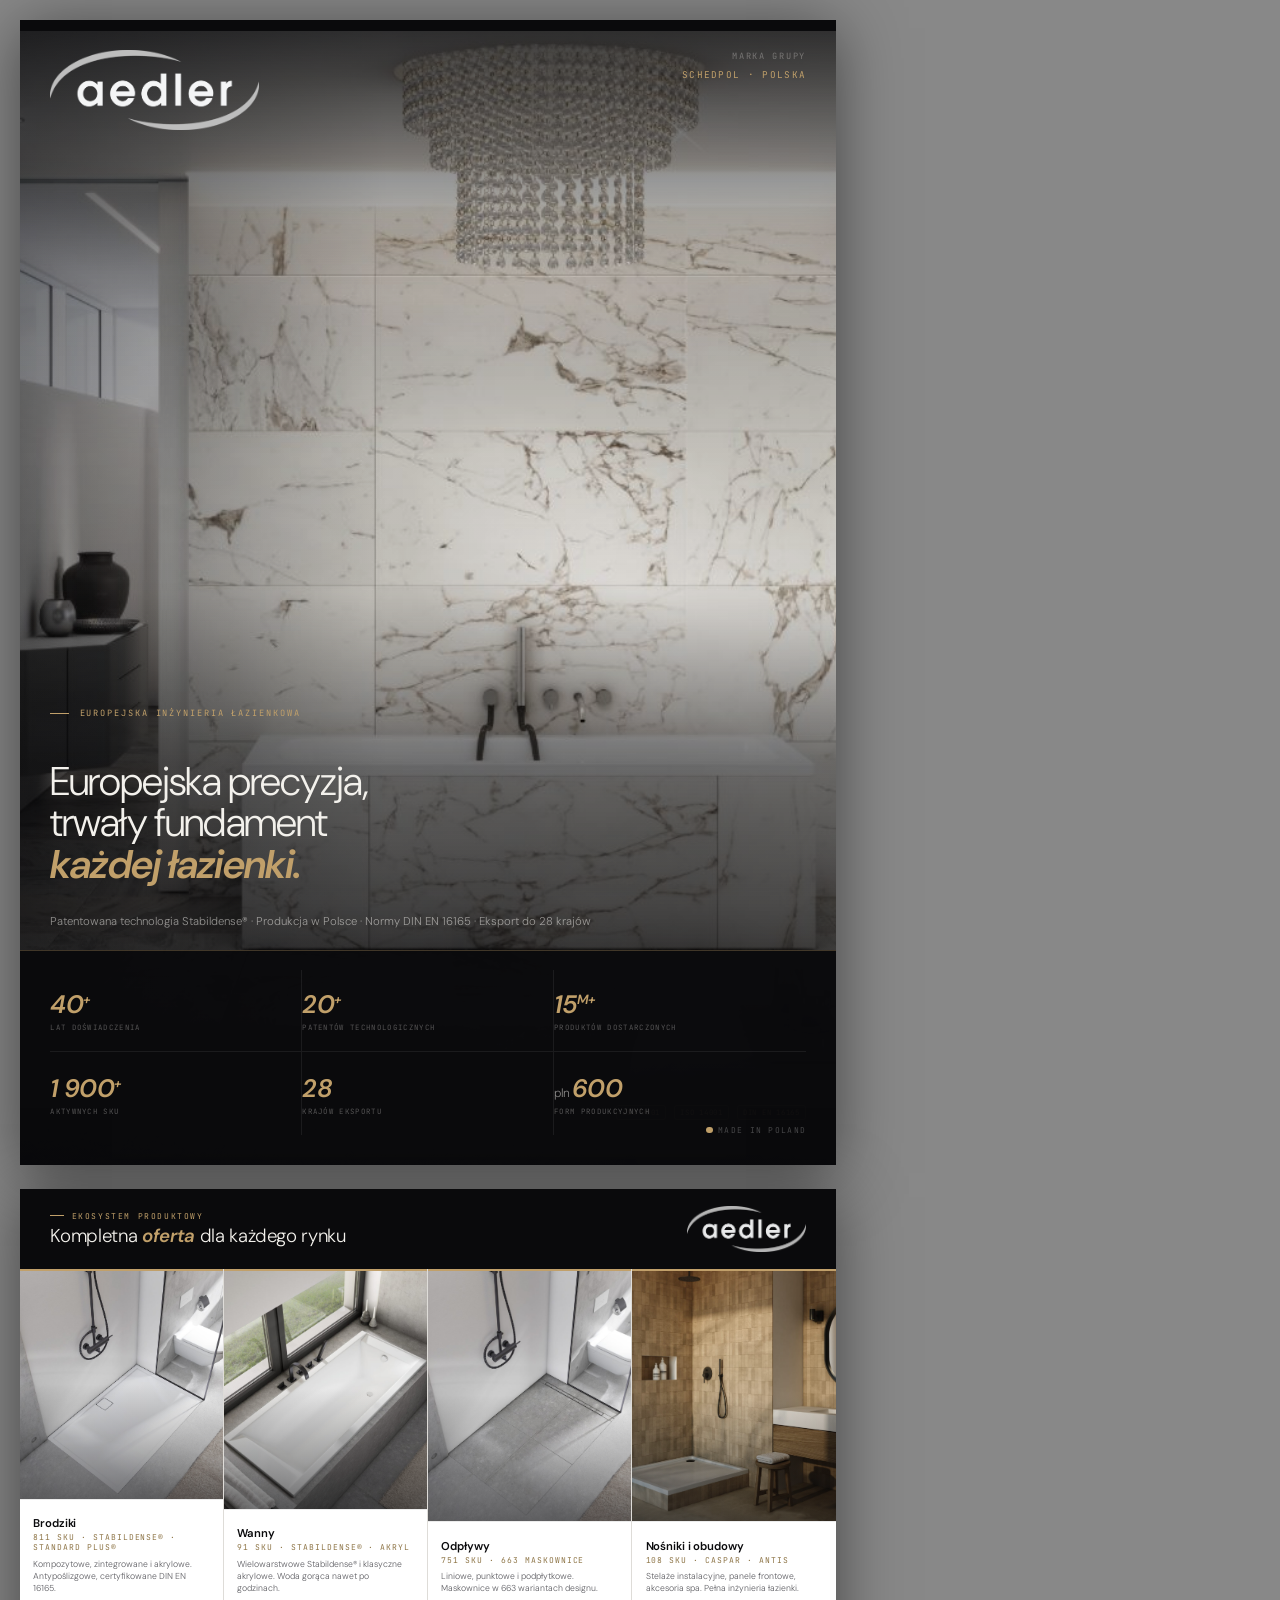
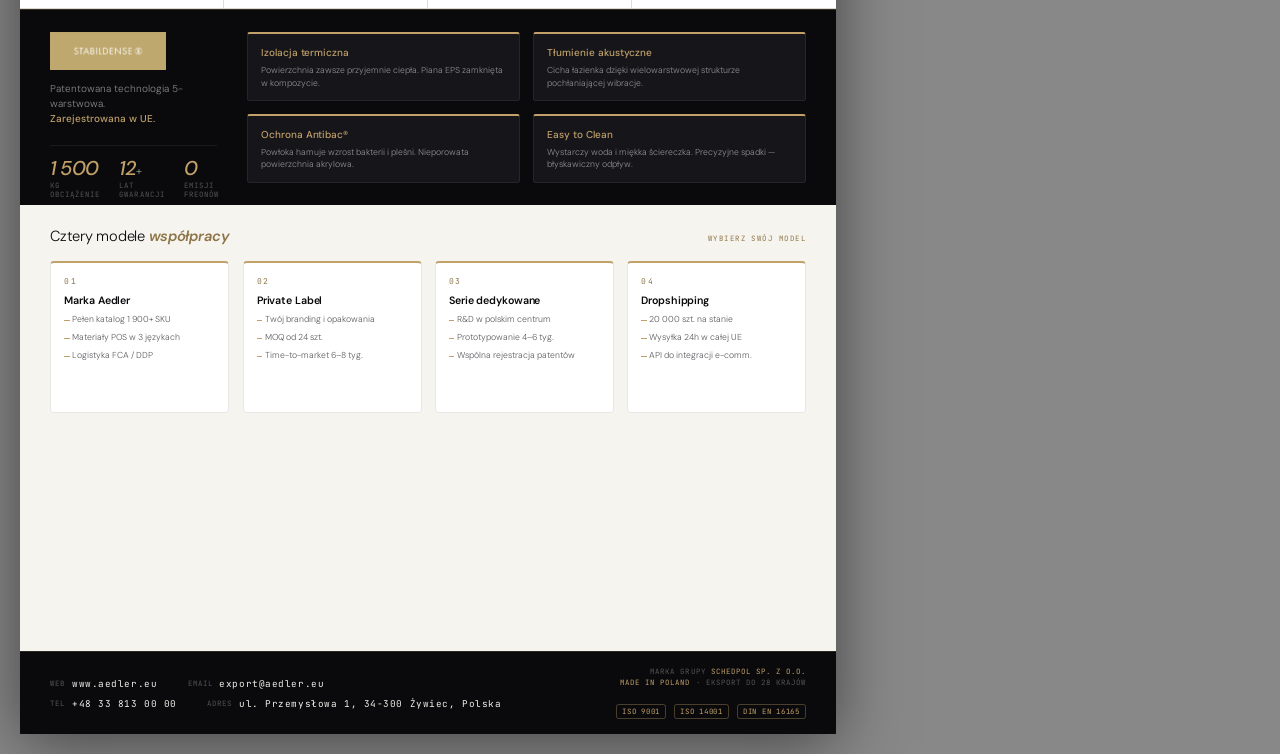
<file: Ulotka AEDLER A4-print.html>
<!DOCTYPE html>
<html lang="pl">
<head>
<meta charset="UTF-8" />
<title>AEDLER — Ulotka produktowa 2026</title>
<style>
@import url('https://fonts.googleapis.com/css2?family=DM+Sans:ital,opsz,wght@0,9..40,200;0,9..40,300;0,9..40,400;0,9..40,500;0,9..40,600;0,9..40,700;1,9..40,300;1,9..40,600&family=JetBrains+Mono:wght@300;400;500&display=swap');

/* ============================================================
   PRINT SETUP — A4 + 3mm bleed = 216mm × 303mm
   Safe zone: 8mm from each physical edge
   ============================================================ */
@page {
  size: 216mm 303mm;
  margin: 0;
}

@media print {
  .screen-hint { display: none !important; }
  html, body { width: 216mm; background: none; }
}

*, *::before, *::after { box-sizing: border-box; margin: 0; padding: 0; }

html {
  -webkit-print-color-adjust: exact;
  print-color-adjust: exact;
  color-adjust: exact;
}

body {
  width: 216mm;
  background: #ccc;
  font-family: 'DM Sans', -apple-system, BlinkMacSystemFont, sans-serif;
  -webkit-font-smoothing: antialiased;
}

:root {
  --bg:        #0a0a0c;
  --bg-soft:   #111114;
  --surface:   #16161a;
  --gold:      #c1a06a;
  --gold-deep: #8e7547;
  --gold-soft: #d5b988;
  --gold-tint: rgba(193,160,106,0.12);
  --fg:        #f3f1ec;
  --fg-m:      rgba(243,241,236,0.55);
  --fg-d:      rgba(243,241,236,0.32);
  --light:     #f6f4ef;
  --white:     #ffffff;
  --ink:       #0a0a0c;
  --ink-m:     #5e5e63;
  --border:    rgba(255,255,255,0.09);
  --border-l:  rgba(10,10,12,0.10);
  --safe:      8mm;
  --bleed:     3mm;
}

/* ============================================================
   PAGES
   ============================================================ */
.page {
  width: 216mm;
  height: 303mm;
  position: relative;
  overflow: hidden;
  page-break-after: always;
  break-after: page;
}

/* Screen display */
@media screen {
  body { padding: 20px; display: flex; flex-direction: column; gap: 24px; background: #888; }
  .page { box-shadow: 0 8px 60px rgba(0,0,0,0.5); }
}

/* ============================================================
   TYPE UTILITIES
   ============================================================ */
.mono {
  font-family: 'JetBrains Mono', monospace;
  letter-spacing: 0.12em;
  text-transform: uppercase;
}

/* ============================================================
   PAGE 1 — FRONT
   Full-bleed dark with hero render
   ============================================================ */
.page--front { background: var(--bg); color: var(--fg); }

.f-hero-img {
  position: absolute;
  inset: 0;
  width: 100%;
  height: 100%;
  object-fit: cover;
  object-position: center 25%;
}

.f-overlay {
  position: absolute;
  inset: 0;
  background:
    linear-gradient(180deg,
      rgba(10,10,12,0.82)  0%,
      rgba(10,10,12,0.20) 22%,
      rgba(10,10,12,0.05) 38%,
      rgba(10,10,12,0.08) 50%,
      rgba(10,10,12,0.55) 65%,
      rgba(10,10,12,0.96) 100%
    ),
    linear-gradient(90deg,
      rgba(10,10,12,0.45) 0%,
      rgba(10,10,12,0.00) 45%
    );
}

/* Header */
.f-header {
  position: absolute;
  top: var(--safe);
  left: var(--safe);
  right: var(--safe);
  display: flex;
  align-items: flex-start;
  justify-content: space-between;
}

.f-logo { height: 21mm; width: auto; filter: invert(1) brightness(1.15); }

.f-group {
  text-align: right;
  display: flex;
  flex-direction: column;
  gap: 1.5mm;
}
.f-group .label {
  font-family: 'JetBrains Mono', monospace;
  font-size: 6.5pt;
  letter-spacing: 0.20em;
  text-transform: uppercase;
  color: var(--fg-d);
}
.f-group .name {
  font-family: 'JetBrains Mono', monospace;
  font-size: 7pt;
  letter-spacing: 0.14em;
  text-transform: uppercase;
  color: var(--gold);
}

/* Eyebrow */
.f-eyebrow {
  position: absolute;
  left: var(--safe);
  bottom: 118mm;
  display: flex;
  align-items: center;
  gap: 8pt;
  font-family: 'JetBrains Mono', monospace;
  font-size: 6.5pt;
  letter-spacing: 0.22em;
  text-transform: uppercase;
  color: var(--gold);
}
.f-eyebrow::before {
  content: "";
  display: block;
  width: 14pt;
  height: 0.6pt;
  background: var(--gold);
  flex-shrink: 0;
}

/* Main headline */
.f-headline {
  position: absolute;
  left: var(--safe);
  right: 28mm;
  bottom: 74mm;
  font-size: 30pt;
  font-weight: 300;
  line-height: 1.04;
  letter-spacing: -0.022em;
}
.f-headline em {
  font-style: italic;
  font-weight: 600;
  color: var(--gold);
}

/* Tagline */
.f-tagline {
  position: absolute;
  left: var(--safe);
  bottom: 62mm;
  right: 55mm;
  font-size: 8.5pt;
  line-height: 1.5;
  color: var(--fg-m);
  font-weight: 300;
}

/* Gold accent line */
.f-accent-line {
  position: absolute;
  left: var(--safe);
  bottom: 59.5mm;
  width: 22mm;
  height: 0.6pt;
  background: linear-gradient(90deg, var(--gold), transparent);
}

/* Stats strip */
.f-stats {
  position: absolute;
  bottom: 0;
  left: 0;
  right: 0;
  height: 57mm;
  background: rgba(10,10,12,0.96);
  border-top: 0.6pt solid rgba(193,160,106,0.30);
  display: grid;
  grid-template-columns: repeat(3, 1fr);
  grid-template-rows: repeat(2, 1fr);
  padding: 5mm var(--safe) var(--safe);
  gap: 0;
}

.stat-cell {
  padding: 3mm 5mm 2mm 0;
  border-right: 0.5pt solid rgba(255,255,255,0.07);
  border-bottom: 0.5pt solid rgba(255,255,255,0.07);
  display: flex;
  flex-direction: column;
  justify-content: center;
  gap: 1.5mm;
}
.stat-cell:nth-child(3) { border-right: 0; }
.stat-cell:nth-child(4),
.stat-cell:nth-child(5),
.stat-cell:nth-child(6) { border-bottom: 0; padding-top: 3mm; }
.stat-cell:nth-child(6) { border-right: 0; }

.stat-val {
  font-size: 19pt;
  font-weight: 300;
  letter-spacing: -0.025em;
  line-height: 1;
  color: var(--fg);
}
.stat-val em { font-style: italic; font-weight: 600; color: var(--gold); }
.stat-lbl {
  font-family: 'JetBrains Mono', monospace;
  font-size: 5.5pt;
  letter-spacing: 0.18em;
  text-transform: uppercase;
  color: var(--fg-d);
}

/* Made in Poland badge */
.f-mip {
  position: absolute;
  right: var(--safe);
  bottom: var(--safe);
  display: flex;
  align-items: center;
  gap: 4pt;
  font-family: 'JetBrains Mono', monospace;
  font-size: 6pt;
  letter-spacing: 0.16em;
  text-transform: uppercase;
  color: rgba(255,255,255,0.25);
}
.mip-dot {
  width: 5pt; height: 5pt;
  border-radius: 50%;
  background: var(--gold);
  flex-shrink: 0;
}

/* Cert tags on front */
.f-certs {
  position: absolute;
  right: var(--safe);
  bottom: 12mm;
  display: flex;
  gap: 2mm;
}
.cert-tag {
  font-family: 'JetBrains Mono', monospace;
  font-size: 5.5pt;
  letter-spacing: 0.1em;
  text-transform: uppercase;
  padding: 1.5pt 4pt;
  border: 0.6pt solid rgba(193,160,106,0.35);
  border-radius: 2pt;
  color: var(--gold);
}

/* ============================================================
   PAGE 2 — BACK
   Light background, structured info
   ============================================================ */
.page--back {
  background: var(--light);
  color: var(--ink);
  display: flex;
  flex-direction: column;
}

/* ── Back header ── */
.b-header {
  background: var(--bg);
  color: var(--fg);
  padding: 5.5mm var(--safe);
  display: flex;
  align-items: center;
  justify-content: space-between;
  flex-shrink: 0;
  height: 21mm;
}
.b-header-left { display: flex; flex-direction: column; gap: 1.5mm; }
.b-header-eyebrow {
  font-family: 'JetBrains Mono', monospace;
  font-size: 6pt;
  letter-spacing: 0.20em;
  text-transform: uppercase;
  color: var(--gold);
  display: flex;
  align-items: center;
  gap: 6pt;
}
.b-header-eyebrow::before {
  content: "";
  display: block;
  width: 10pt;
  height: 0.5pt;
  background: var(--gold);
}
.b-header h2 {
  font-size: 14pt;
  font-weight: 300;
  letter-spacing: -0.018em;
  line-height: 1.1;
}
.b-header h2 em { font-style: italic; font-weight: 600; color: var(--gold); }
.b-logo { height: 12mm; width: auto; filter: invert(1) brightness(1.1); }

/* ── Product grid ── */
.b-products {
  display: grid;
  grid-template-columns: repeat(4, 1fr);
  flex-shrink: 0;
  height: 90mm;
  border-bottom: 0.5pt solid rgba(10,10,12,0.12);
}

.b-prod {
  position: relative;
  overflow: hidden;
  border-right: 0.5pt solid rgba(10,10,12,0.10);
  display: flex;
  flex-direction: column;
}
.b-prod:last-child { border-right: 0; }

.b-prod-img {
  flex: 1;
  overflow: hidden;
  position: relative;
}
.b-prod-img img {
  width: 100%;
  height: 100%;
  object-fit: cover;
  object-position: center;
  display: block;
}

/* Gold top accent on image */
.b-prod-img::before {
  content: "";
  position: absolute;
  top: 0; left: 0; right: 0;
  height: 2pt;
  background: var(--gold);
  z-index: 2;
}

/* Category overlay */
.b-prod-img::after {
  content: "";
  position: absolute;
  inset: 0;
  background: linear-gradient(180deg, transparent 50%, rgba(10,10,12,0.55) 100%);
  z-index: 1;
}

.b-prod-info {
  background: var(--white);
  padding: 3mm 3.5mm 3.5mm;
  border-top: 0.4pt solid rgba(10,10,12,0.08);
  flex-shrink: 0;
}
.b-prod-name {
  font-size: 8.5pt;
  font-weight: 600;
  letter-spacing: -0.01em;
  margin-bottom: 1.2mm;
  line-height: 1.2;
}
.b-prod-sku {
  font-family: 'JetBrains Mono', monospace;
  font-size: 6pt;
  letter-spacing: 0.12em;
  text-transform: uppercase;
  color: var(--gold-deep);
  display: block;
  margin-bottom: 1.5mm;
}
.b-prod-desc {
  font-size: 6.5pt;
  color: var(--ink-m);
  line-height: 1.4;
  font-weight: 300;
}

/* ── Technology section ── */
.b-tech {
  background: var(--bg);
  color: var(--fg);
  padding: 6mm var(--safe);
  flex-shrink: 0;
  height: 52mm;
  display: grid;
  grid-template-columns: 44mm 1fr;
  gap: 8mm;
  align-items: start;
  border-top: 0.6pt solid rgba(193,160,106,0.25);
}

.b-tech-left {
  display: flex;
  flex-direction: column;
  gap: 3mm;
}

.b-tech-badge {
  height: 10mm;
  width: auto;
  object-fit: contain;
  object-position: left center;
}

.b-tech-tagline {
  font-size: 7.5pt;
  font-weight: 300;
  line-height: 1.5;
  color: var(--fg-m);
}
.b-tech-tagline em { color: var(--gold); font-style: normal; font-weight: 500; }

.b-tech-cert {
  display: flex;
  gap: 2mm;
  flex-wrap: wrap;
  margin-top: 1mm;
}

.b-tech-points {
  display: grid;
  grid-template-columns: repeat(2, 1fr);
  gap: 3.5mm;
}

.b-tp {
  background: var(--surface);
  border: 0.5pt solid rgba(255,255,255,0.07);
  border-top: 1.5pt solid var(--gold);
  border-radius: 2pt;
  padding: 3mm 3.5mm;
  display: flex;
  flex-direction: column;
  gap: 1.5mm;
}
.b-tp-title {
  font-size: 7.5pt;
  font-weight: 500;
  color: var(--gold);
  letter-spacing: -0.005em;
}
.b-tp-body {
  font-size: 6.5pt;
  color: var(--fg-m);
  line-height: 1.4;
  font-weight: 300;
}

/* ESG row inside tech */
.b-tech-esg {
  display: flex;
  gap: 5mm;
  margin-top: 2mm;
  padding-top: 3mm;
  border-top: 0.5pt solid rgba(255,255,255,0.07);
}
.b-esg-item {
  display: flex;
  flex-direction: column;
  gap: 1mm;
}
.b-esg-val {
  font-size: 15pt;
  font-weight: 300;
  letter-spacing: -0.025em;
  color: var(--fg);
  line-height: 1;
}
.b-esg-val em { color: var(--gold); font-style: italic; font-weight: 500; }
.b-esg-lbl {
  font-family: 'JetBrains Mono', monospace;
  font-size: 5.5pt;
  letter-spacing: 0.14em;
  text-transform: uppercase;
  color: var(--fg-d);
}

/* ── Partnership section ── */
.b-part {
  background: var(--light);
  padding: 5.5mm var(--safe) 5mm;
  flex-shrink: 0;
  height: 60mm;
  display: flex;
  flex-direction: column;
  gap: 4mm;
}

.b-part-head {
  display: flex;
  align-items: baseline;
  justify-content: space-between;
}
.b-part-head h3 {
  font-size: 11pt;
  font-weight: 300;
  letter-spacing: -0.018em;
}
.b-part-head h3 em { font-style: italic; font-weight: 600; color: var(--gold-deep); }
.b-part-head .eyebrow-sm {
  font-family: 'JetBrains Mono', monospace;
  font-size: 5.5pt;
  letter-spacing: 0.20em;
  text-transform: uppercase;
  color: var(--gold-deep);
}

.b-part-cols {
  display: grid;
  grid-template-columns: repeat(4, 1fr);
  gap: 3.5mm;
  flex: 1;
}

.b-pc {
  background: var(--white);
  border-radius: 3pt;
  border: 0.5pt solid rgba(10,10,12,0.09);
  border-top: 2pt solid var(--gold);
  padding: 3.5mm 3.5mm 3mm;
  display: flex;
  flex-direction: column;
  gap: 2mm;
}
.b-pc-num {
  font-family: 'JetBrains Mono', monospace;
  font-size: 6pt;
  letter-spacing: 0.18em;
  color: var(--gold-deep);
}
.b-pc-title {
  font-size: 8pt;
  font-weight: 600;
  letter-spacing: -0.01em;
  line-height: 1.2;
}
.b-pc-pts {
  list-style: none;
  display: flex;
  flex-direction: column;
  gap: 1.8mm;
  flex: 1;
}
.b-pc-pts li {
  font-size: 6.5pt;
  color: var(--ink-m);
  padding-left: 6pt;
  position: relative;
  line-height: 1.3;
  font-weight: 300;
}
.b-pc-pts li::before {
  content: "";
  position: absolute;
  left: 0; top: 4pt;
  width: 4pt; height: 0.6pt;
  background: var(--gold);
}

/* ── Back footer ── */
.b-footer {
  flex-shrink: 0;
  margin-top: auto;
  background: var(--bg);
  padding: 5mm var(--safe);
  display: flex;
  align-items: center;
  justify-content: space-between;
  height: 22mm;
  border-top: 0.6pt solid rgba(193,160,106,0.20);
}

.b-footer-contacts {
  display: flex;
  flex-direction: column;
  gap: 1.8mm;
}
.b-contact-row {
  display: flex;
  align-items: center;
  gap: 8mm;
}
.b-contact-item {
  display: flex;
  align-items: center;
  gap: 3pt;
  font-family: 'JetBrains Mono', monospace;
  font-size: 7pt;
  letter-spacing: 0.06em;
  color: var(--fg-m);
}
.b-contact-item .ci-label {
  font-size: 5.5pt;
  letter-spacing: 0.14em;
  text-transform: uppercase;
  color: var(--fg-d);
  margin-right: 2pt;
}
.b-contact-item .ci-val { color: var(--fg); }

.b-footer-right {
  display: flex;
  flex-direction: column;
  align-items: flex-end;
  gap: 3mm;
}
.b-footer-schedpol {
  font-family: 'JetBrains Mono', monospace;
  font-size: 5.5pt;
  letter-spacing: 0.14em;
  text-transform: uppercase;
  color: var(--fg-d);
  text-align: right;
  line-height: 1.5;
}
.b-footer-schedpol b { color: var(--gold); font-weight: 400; }

/* Bleed colour bars for print registration */
.bleed-bar-top {
  position: absolute;
  top: 0; left: 0; right: 0;
  height: var(--bleed);
  background: var(--bg);
  z-index: 100;
}
.bleed-bar-bot {
  position: absolute;
  bottom: 0; left: 0; right: 0;
  height: var(--bleed);
  background: inherit;
  z-index: 100;
}

/* ============================================================
   SCREEN-ONLY PRINT BUTTON
   ============================================================ */
.screen-hint {
  position: fixed;
  bottom: 24px;
  right: 24px;
  background: var(--gold);
  color: #0a0a0c;
  padding: 13px 22px;
  border-radius: 999px;
  font-family: 'DM Sans', sans-serif;
  font-size: 14px;
  font-weight: 600;
  cursor: pointer;
  box-shadow: 0 8px 32px rgba(193,160,106,0.45);
  z-index: 9999;
  border: 0;
  letter-spacing: -0.005em;
  display: flex;
  align-items: center;
  gap: 8px;
}
.screen-hint:hover { background: #d5b988; }
.screen-hint svg { flex-shrink: 0; }

@media print { .screen-hint { display: none; } }
</style>
</head>
<body>

<!-- ================================================================
     PAGE 1 — FRONT
     ================================================================ -->
<div class="page page--front">
  <!-- 3mm bleed extension top -->
  <div class="bleed-bar-top"></div>

  <!-- Full-bleed hero render -->
  <img class="f-hero-img" src="assets/render-aranz-01.jpg" alt="" />

  <!-- Gradient overlays -->
  <div class="f-overlay"></div>

  <!-- Header: Logo + Group -->
  <header class="f-header">
    <img class="f-logo" src="assets/logo.png" alt="Aedler" />
    <div class="f-group">
      <span class="label">Marka grupy</span>
      <span class="name">Schedpol · Polska</span>
    </div>
  </header>

  <!-- Eyebrow above headline -->
  <div class="f-eyebrow">Europejska inżynieria łazienkowa</div>

  <!-- Main headline -->
  <h1 class="f-headline">
    Europejska precyzja,<br/>
    trwały fundament<br/>
    <em>każdej łazienki.</em>
  </h1>

  <!-- Tagline -->
  <p class="f-tagline">
    Patentowana technologia Stabildense® · Produkcja w Polsce · Normy DIN EN 16165 · Eksport do 28 krajów
  </p>

  <!-- Accent line -->
  <div class="f-accent-line"></div>

  <!-- Cert tags -->
  <div class="f-certs">
    <span class="cert-tag">ISO 9001</span>
    <span class="cert-tag">ISO 14001</span>
    <span class="cert-tag">DIN EN 16165</span>
  </div>

  <!-- Stats strip (6 numbers, 2×3) -->
  <div class="f-stats">
    <!-- Row 1 -->
    <div class="stat-cell">
      <div class="stat-val"><em>40</em><sup style="font-size:11pt;color:var(--gold);font-style:italic;font-weight:600;vertical-align:super;font-size:10pt">+</sup></div>
      <div class="stat-lbl">Lat doświadczenia</div>
    </div>
    <div class="stat-cell">
      <div class="stat-val"><em>20</em><sup style="font-size:10pt;color:var(--gold);font-style:italic;font-weight:600;vertical-align:super">+</sup></div>
      <div class="stat-lbl">Patentów technologicznych</div>
    </div>
    <div class="stat-cell">
      <div class="stat-val"><em>15</em><sup style="font-size:10pt;color:var(--gold);font-style:italic;font-weight:600;vertical-align:super">M+</sup></div>
      <div class="stat-lbl">Produktów dostarczonych</div>
    </div>
    <!-- Row 2 -->
    <div class="stat-cell">
      <div class="stat-val"><em>1 900</em><sup style="font-size:10pt;color:var(--gold);font-style:italic;font-weight:600;vertical-align:super">+</sup></div>
      <div class="stat-lbl">Aktywnych SKU</div>
    </div>
    <div class="stat-cell">
      <div class="stat-val"><em>28</em></div>
      <div class="stat-lbl">Krajów eksportu</div>
    </div>
    <div class="stat-cell">
      <div class="stat-val" style="display:flex;align-items:baseline;gap:2pt">
        <span style="font-size:9pt;color:var(--fg-m);font-weight:300">pln</span>
        <em>600</em>
      </div>
      <div class="stat-lbl">Form produkcyjnych</div>
    </div>
  </div>

  <!-- Made in Poland -->
  <div class="f-mip">
    <span class="mip-dot"></span>
    Made in Poland
  </div>
</div>

<!-- ================================================================
     PAGE 2 — BACK
     ================================================================ -->
<div class="page page--back">

  <!-- Header -->
  <header class="b-header">
    <div class="b-header-left">
      <div class="b-header-eyebrow">Ekosystem produktowy</div>
      <h2>Kompletna <em>oferta</em> dla każdego rynku</h2>
    </div>
    <img class="b-logo" src="assets/logo.png" alt="Aedler" />
  </header>

  <!-- Product grid: 4 columns -->
  <div class="b-products">

    <div class="b-prod">
      <div class="b-prod-img">
        <img src="assets/render-omega-140.jpg" alt="Brodziki Aedler" />
      </div>
      <div class="b-prod-info">
        <span class="b-prod-name">Brodziki</span>
        <span class="b-prod-sku">811 SKU · Stabildense® · Standard Plus®</span>
        <p class="b-prod-desc">Kompozytowe, zintegrowane i akrylowe. Antypoślizgowe, certyfikowane DIN EN 16165.</p>
      </div>
    </div>

    <div class="b-prod">
      <div class="b-prod-img">
        <img src="assets/render-wanna-ferra.jpg" alt="Wanny Aedler" />
      </div>
      <div class="b-prod-info">
        <span class="b-prod-name">Wanny</span>
        <span class="b-prod-sku">91 SKU · Stabildense® · Akryl</span>
        <p class="b-prod-desc">Wielowarstwowe Stabildense® i klasyczne akrylowe. Woda gorąca nawet po godzinach.</p>
      </div>
    </div>

    <div class="b-prod">
      <div class="b-prod-img">
        <img src="assets/render-slimlux-1.jpg" alt="Odpływy Aedler" />
      </div>
      <div class="b-prod-info">
        <span class="b-prod-name">Odpływy</span>
        <span class="b-prod-sku">751 SKU · 663 maskownice</span>
        <p class="b-prod-desc">Liniowe, punktowe i podpłytkowe. Maskownice w 663 wariantach designu.</p>
      </div>
    </div>

    <div class="b-prod">
      <div class="b-prod-img">
        <img src="assets/render-antis-carrier.jpg" alt="Nośniki Aedler" />
      </div>
      <div class="b-prod-info">
        <span class="b-prod-name">Nośniki i obudowy</span>
        <span class="b-prod-sku">108 SKU · Caspar · Antis</span>
        <p class="b-prod-desc">Stelaże instalacyjne, panele frontowe, akcesoria spa. Pełna inżynieria łazienki.</p>
      </div>
    </div>

  </div>

  <!-- Technology strip -->
  <div class="b-tech">
    <div class="b-tech-left">
      <img class="b-tech-badge" src="assets/stabildense-badge.png" alt="Stabildense®" />
      <p class="b-tech-tagline">
        Patentowana technologia 5-warstwowa.<br/>
        <em>Zarejestrowana w UE.</em>
      </p>
      <div class="b-tech-esg">
        <div class="b-esg-item">
          <div class="b-esg-val"><em>1 500</em></div>
          <div class="b-esg-lbl">kg obciążenie</div>
        </div>
        <div class="b-esg-item">
          <div class="b-esg-val"><em>12</em><span style="font-size:9pt;color:var(--fg-m);font-weight:300">+</span></div>
          <div class="b-esg-lbl">lat gwarancji</div>
        </div>
        <div class="b-esg-item">
          <div class="b-esg-val"><em>0</em></div>
          <div class="b-esg-lbl">emisji freonów</div>
        </div>
      </div>
      <div class="b-tech-cert">
        <span class="cert-tag" style="font-size:5.5pt;border-color:rgba(193,160,106,0.3)">Antibac®</span>
        <span class="cert-tag" style="font-size:5.5pt;border-color:rgba(193,160,106,0.3)">Easy to Clean</span>
        <span class="cert-tag" style="font-size:5.5pt;border-color:rgba(193,160,106,0.3)">Bezfreonowe</span>
      </div>
    </div>

    <div class="b-tech-points">
      <div class="b-tp">
        <div class="b-tp-title">Izolacja termiczna</div>
        <div class="b-tp-body">Powierzchnia zawsze przyjemnie ciepła. Piana EPS zamknięta w kompozycie.</div>
      </div>
      <div class="b-tp">
        <div class="b-tp-title">Tłumienie akustyczne</div>
        <div class="b-tp-body">Cicha łazienka dzięki wielowarstwowej strukturze pochłaniającej wibracje.</div>
      </div>
      <div class="b-tp">
        <div class="b-tp-title">Ochrona Antibac®</div>
        <div class="b-tp-body">Powłoka hamuje wzrost bakterii i pleśni. Nieporowata powierzchnia akrylowa.</div>
      </div>
      <div class="b-tp">
        <div class="b-tp-title">Easy to Clean</div>
        <div class="b-tp-body">Wystarczy woda i miękka ściereczka. Precyzyjne spadki — błyskawiczny odpływ.</div>
      </div>
    </div>
  </div>

  <!-- Partnership models -->
  <div class="b-part">
    <div class="b-part-head">
      <h3>Cztery modele <em>współpracy</em></h3>
      <span class="eyebrow-sm">Wybierz swój model</span>
    </div>
    <div class="b-part-cols">
      <div class="b-pc">
        <div class="b-pc-num">01</div>
        <div class="b-pc-title">Marka Aedler</div>
        <ul class="b-pc-pts">
          <li>Pełen katalog 1 900+ SKU</li>
          <li>Materiały POS w 3 językach</li>
          <li>Logistyka FCA / DDP</li>
        </ul>
      </div>
      <div class="b-pc">
        <div class="b-pc-num">02</div>
        <div class="b-pc-title">Private Label</div>
        <ul class="b-pc-pts">
          <li>Twój branding i opakowania</li>
          <li>MOQ od 24 szt.</li>
          <li>Time-to-market 6–8 tyg.</li>
        </ul>
      </div>
      <div class="b-pc">
        <div class="b-pc-num">03</div>
        <div class="b-pc-title">Serie dedykowane</div>
        <ul class="b-pc-pts">
          <li>R&D w polskim centrum</li>
          <li>Prototypowanie 4–6 tyg.</li>
          <li>Wspólna rejestracja patentów</li>
        </ul>
      </div>
      <div class="b-pc">
        <div class="b-pc-num">04</div>
        <div class="b-pc-title">Dropshipping</div>
        <ul class="b-pc-pts">
          <li>20 000 szt. na stanie</li>
          <li>Wysyłka 24h w całej UE</li>
          <li>API do integracji e-comm.</li>
        </ul>
      </div>
    </div>
  </div>

  <!-- Footer -->
  <footer class="b-footer">
    <div class="b-footer-contacts">
      <div class="b-contact-row">
        <div class="b-contact-item">
          <span class="ci-label">Web</span>
          <span class="ci-val">www.aedler.eu</span>
        </div>
        <div class="b-contact-item">
          <span class="ci-label">Email</span>
          <span class="ci-val">export@aedler.eu</span>
        </div>
      </div>
      <div class="b-contact-row">
        <div class="b-contact-item">
          <span class="ci-label">Tel</span>
          <span class="ci-val">+48 33 813 00 00</span>
        </div>
        <div class="b-contact-item">
          <span class="ci-label">Adres</span>
          <span class="ci-val">ul. Przemysłowa 1, 34-300 Żywiec, Polska</span>
        </div>
      </div>
    </div>
    <div class="b-footer-right">
      <div class="b-footer-schedpol">
        Marka grupy <b>Schedpol Sp. z o.o.</b><br/>
        <b>Made in Poland</b> · Eksport do 28 krajów
      </div>
      <div class="b-tech-cert" style="display:flex;gap:2mm;justify-content:flex-end">
        <span class="cert-tag">ISO 9001</span>
        <span class="cert-tag">ISO 14001</span>
        <span class="cert-tag">DIN EN 16165</span>
      </div>
    </div>
  </footer>

</div>

<script>
// Wait for fonts + images to load, then auto-print
document.fonts.ready.then(function () {
  var imgs = Array.from(document.images);
  var pending = imgs.filter(function(i){ return !i.complete; });
  if (pending.length === 0) {
    setTimeout(function(){ window.print(); }, 600);
  } else {
    var loaded = 0;
    pending.forEach(function(img){
      img.addEventListener('load',  check);
      img.addEventListener('error', check);
    });
    function check(){
      loaded++;
      if (loaded >= pending.length) setTimeout(function(){ window.print(); }, 600);
    }
  }
});
</script>

</body>
</html>
</file>
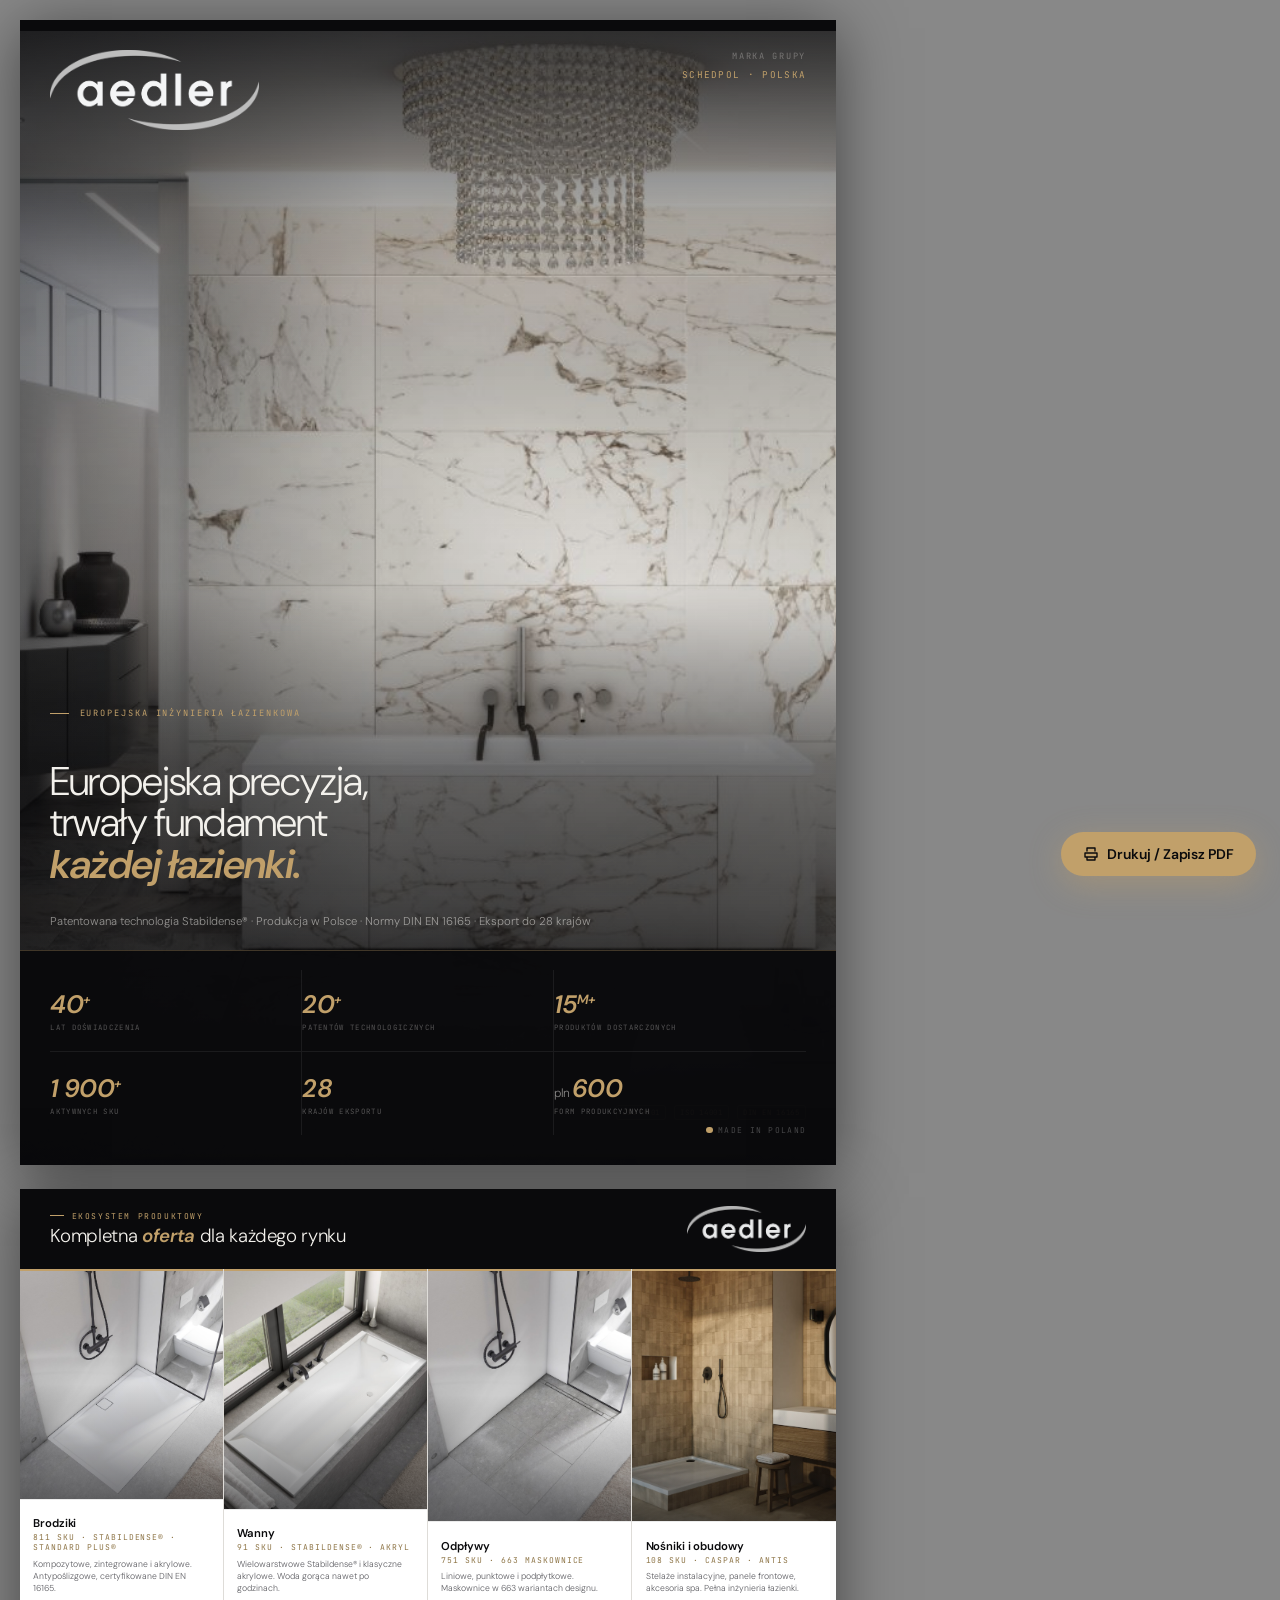
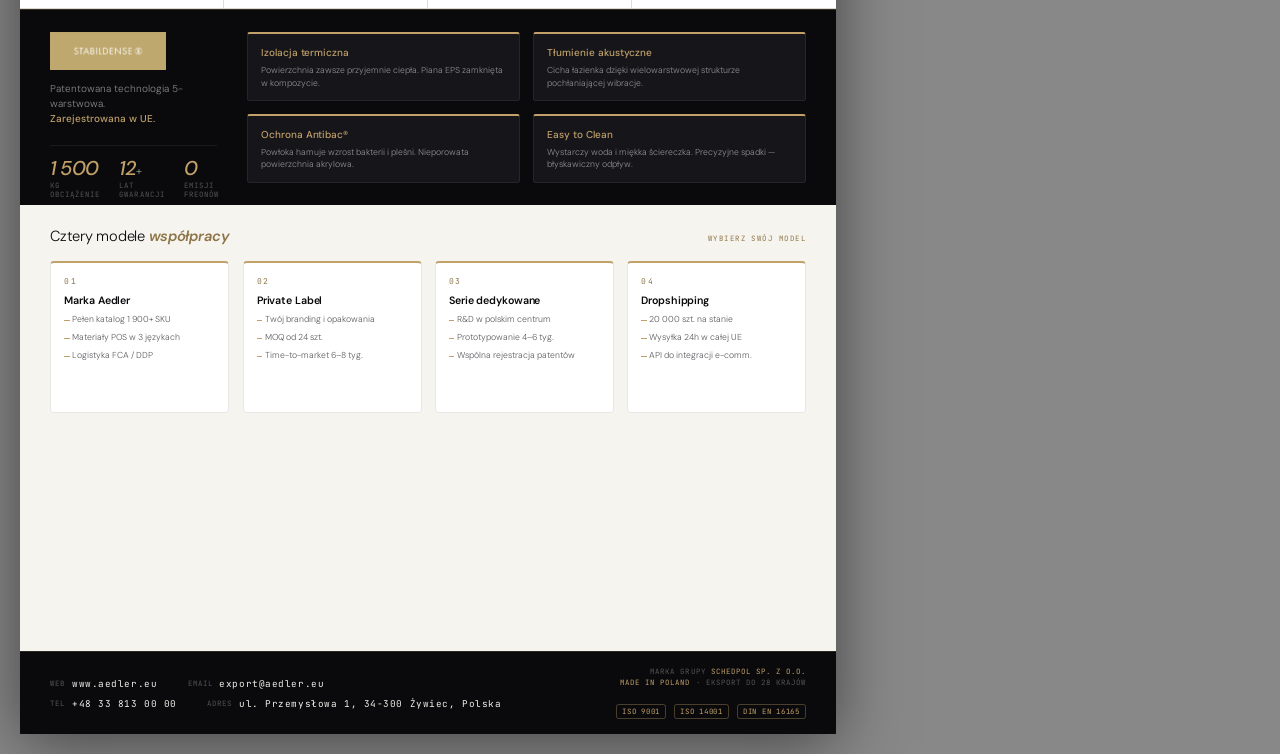
<file: Ulotka AEDLER A4.html>
<!DOCTYPE html>
<html lang="pl">
<head>
<meta charset="UTF-8" />
<title>AEDLER — Ulotka produktowa 2026</title>
<style>
@import url('https://fonts.googleapis.com/css2?family=DM+Sans:ital,opsz,wght@0,9..40,200;0,9..40,300;0,9..40,400;0,9..40,500;0,9..40,600;0,9..40,700;1,9..40,300;1,9..40,600&family=JetBrains+Mono:wght@300;400;500&display=swap');

/* ============================================================
   PRINT SETUP — A4 + 3mm bleed = 216mm × 303mm
   Safe zone: 8mm from each physical edge
   ============================================================ */
@page {
  size: 216mm 303mm;
  margin: 0;
}

@media print {
  .screen-hint { display: none !important; }
  html, body { width: 216mm; background: none; }
}

*, *::before, *::after { box-sizing: border-box; margin: 0; padding: 0; }

html {
  -webkit-print-color-adjust: exact;
  print-color-adjust: exact;
  color-adjust: exact;
}

body {
  width: 216mm;
  background: #ccc;
  font-family: 'DM Sans', -apple-system, BlinkMacSystemFont, sans-serif;
  -webkit-font-smoothing: antialiased;
}

:root {
  --bg:        #0a0a0c;
  --bg-soft:   #111114;
  --surface:   #16161a;
  --gold:      #c1a06a;
  --gold-deep: #8e7547;
  --gold-soft: #d5b988;
  --gold-tint: rgba(193,160,106,0.12);
  --fg:        #f3f1ec;
  --fg-m:      rgba(243,241,236,0.55);
  --fg-d:      rgba(243,241,236,0.32);
  --light:     #f6f4ef;
  --white:     #ffffff;
  --ink:       #0a0a0c;
  --ink-m:     #5e5e63;
  --border:    rgba(255,255,255,0.09);
  --border-l:  rgba(10,10,12,0.10);
  --safe:      8mm;
  --bleed:     3mm;
}

/* ============================================================
   PAGES
   ============================================================ */
.page {
  width: 216mm;
  height: 303mm;
  position: relative;
  overflow: hidden;
  page-break-after: always;
  break-after: page;
}

/* Screen display */
@media screen {
  body { padding: 20px; display: flex; flex-direction: column; gap: 24px; background: #888; }
  .page { box-shadow: 0 8px 60px rgba(0,0,0,0.5); }
}

/* ============================================================
   TYPE UTILITIES
   ============================================================ */
.mono {
  font-family: 'JetBrains Mono', monospace;
  letter-spacing: 0.12em;
  text-transform: uppercase;
}

/* ============================================================
   PAGE 1 — FRONT
   Full-bleed dark with hero render
   ============================================================ */
.page--front { background: var(--bg); color: var(--fg); }

.f-hero-img {
  position: absolute;
  inset: 0;
  width: 100%;
  height: 100%;
  object-fit: cover;
  object-position: center 25%;
}

.f-overlay {
  position: absolute;
  inset: 0;
  background:
    linear-gradient(180deg,
      rgba(10,10,12,0.82)  0%,
      rgba(10,10,12,0.20) 22%,
      rgba(10,10,12,0.05) 38%,
      rgba(10,10,12,0.08) 50%,
      rgba(10,10,12,0.55) 65%,
      rgba(10,10,12,0.96) 100%
    ),
    linear-gradient(90deg,
      rgba(10,10,12,0.45) 0%,
      rgba(10,10,12,0.00) 45%
    );
}

/* Header */
.f-header {
  position: absolute;
  top: var(--safe);
  left: var(--safe);
  right: var(--safe);
  display: flex;
  align-items: flex-start;
  justify-content: space-between;
}

.f-logo { height: 21mm; width: auto; filter: invert(1) brightness(1.15); }

.f-group {
  text-align: right;
  display: flex;
  flex-direction: column;
  gap: 1.5mm;
}
.f-group .label {
  font-family: 'JetBrains Mono', monospace;
  font-size: 6.5pt;
  letter-spacing: 0.20em;
  text-transform: uppercase;
  color: var(--fg-d);
}
.f-group .name {
  font-family: 'JetBrains Mono', monospace;
  font-size: 7pt;
  letter-spacing: 0.14em;
  text-transform: uppercase;
  color: var(--gold);
}

/* Eyebrow */
.f-eyebrow {
  position: absolute;
  left: var(--safe);
  bottom: 118mm;
  display: flex;
  align-items: center;
  gap: 8pt;
  font-family: 'JetBrains Mono', monospace;
  font-size: 6.5pt;
  letter-spacing: 0.22em;
  text-transform: uppercase;
  color: var(--gold);
}
.f-eyebrow::before {
  content: "";
  display: block;
  width: 14pt;
  height: 0.6pt;
  background: var(--gold);
  flex-shrink: 0;
}

/* Main headline */
.f-headline {
  position: absolute;
  left: var(--safe);
  right: 28mm;
  bottom: 74mm;
  font-size: 30pt;
  font-weight: 300;
  line-height: 1.04;
  letter-spacing: -0.022em;
}
.f-headline em {
  font-style: italic;
  font-weight: 600;
  color: var(--gold);
}

/* Tagline */
.f-tagline {
  position: absolute;
  left: var(--safe);
  bottom: 62mm;
  right: 55mm;
  font-size: 8.5pt;
  line-height: 1.5;
  color: var(--fg-m);
  font-weight: 300;
}

/* Gold accent line */
.f-accent-line {
  position: absolute;
  left: var(--safe);
  bottom: 59.5mm;
  width: 22mm;
  height: 0.6pt;
  background: linear-gradient(90deg, var(--gold), transparent);
}

/* Stats strip */
.f-stats {
  position: absolute;
  bottom: 0;
  left: 0;
  right: 0;
  height: 57mm;
  background: rgba(10,10,12,0.96);
  border-top: 0.6pt solid rgba(193,160,106,0.30);
  display: grid;
  grid-template-columns: repeat(3, 1fr);
  grid-template-rows: repeat(2, 1fr);
  padding: 5mm var(--safe) var(--safe);
  gap: 0;
}

.stat-cell {
  padding: 3mm 5mm 2mm 0;
  border-right: 0.5pt solid rgba(255,255,255,0.07);
  border-bottom: 0.5pt solid rgba(255,255,255,0.07);
  display: flex;
  flex-direction: column;
  justify-content: center;
  gap: 1.5mm;
}
.stat-cell:nth-child(3) { border-right: 0; }
.stat-cell:nth-child(4),
.stat-cell:nth-child(5),
.stat-cell:nth-child(6) { border-bottom: 0; padding-top: 3mm; }
.stat-cell:nth-child(6) { border-right: 0; }

.stat-val {
  font-size: 19pt;
  font-weight: 300;
  letter-spacing: -0.025em;
  line-height: 1;
  color: var(--fg);
}
.stat-val em { font-style: italic; font-weight: 600; color: var(--gold); }
.stat-lbl {
  font-family: 'JetBrains Mono', monospace;
  font-size: 5.5pt;
  letter-spacing: 0.18em;
  text-transform: uppercase;
  color: var(--fg-d);
}

/* Made in Poland badge */
.f-mip {
  position: absolute;
  right: var(--safe);
  bottom: var(--safe);
  display: flex;
  align-items: center;
  gap: 4pt;
  font-family: 'JetBrains Mono', monospace;
  font-size: 6pt;
  letter-spacing: 0.16em;
  text-transform: uppercase;
  color: rgba(255,255,255,0.25);
}
.mip-dot {
  width: 5pt; height: 5pt;
  border-radius: 50%;
  background: var(--gold);
  flex-shrink: 0;
}

/* Cert tags on front */
.f-certs {
  position: absolute;
  right: var(--safe);
  bottom: 12mm;
  display: flex;
  gap: 2mm;
}
.cert-tag {
  font-family: 'JetBrains Mono', monospace;
  font-size: 5.5pt;
  letter-spacing: 0.1em;
  text-transform: uppercase;
  padding: 1.5pt 4pt;
  border: 0.6pt solid rgba(193,160,106,0.35);
  border-radius: 2pt;
  color: var(--gold);
}

/* ============================================================
   PAGE 2 — BACK
   Light background, structured info
   ============================================================ */
.page--back {
  background: var(--light);
  color: var(--ink);
  display: flex;
  flex-direction: column;
}

/* ── Back header ── */
.b-header {
  background: var(--bg);
  color: var(--fg);
  padding: 5.5mm var(--safe);
  display: flex;
  align-items: center;
  justify-content: space-between;
  flex-shrink: 0;
  height: 21mm;
}
.b-header-left { display: flex; flex-direction: column; gap: 1.5mm; }
.b-header-eyebrow {
  font-family: 'JetBrains Mono', monospace;
  font-size: 6pt;
  letter-spacing: 0.20em;
  text-transform: uppercase;
  color: var(--gold);
  display: flex;
  align-items: center;
  gap: 6pt;
}
.b-header-eyebrow::before {
  content: "";
  display: block;
  width: 10pt;
  height: 0.5pt;
  background: var(--gold);
}
.b-header h2 {
  font-size: 14pt;
  font-weight: 300;
  letter-spacing: -0.018em;
  line-height: 1.1;
}
.b-header h2 em { font-style: italic; font-weight: 600; color: var(--gold); }
.b-logo { height: 12mm; width: auto; filter: invert(1) brightness(1.1); }

/* ── Product grid ── */
.b-products {
  display: grid;
  grid-template-columns: repeat(4, 1fr);
  flex-shrink: 0;
  height: 90mm;
  border-bottom: 0.5pt solid rgba(10,10,12,0.12);
}

.b-prod {
  position: relative;
  overflow: hidden;
  border-right: 0.5pt solid rgba(10,10,12,0.10);
  display: flex;
  flex-direction: column;
}
.b-prod:last-child { border-right: 0; }

.b-prod-img {
  flex: 1;
  overflow: hidden;
  position: relative;
}
.b-prod-img img {
  width: 100%;
  height: 100%;
  object-fit: cover;
  object-position: center;
  display: block;
}

/* Gold top accent on image */
.b-prod-img::before {
  content: "";
  position: absolute;
  top: 0; left: 0; right: 0;
  height: 2pt;
  background: var(--gold);
  z-index: 2;
}

/* Category overlay */
.b-prod-img::after {
  content: "";
  position: absolute;
  inset: 0;
  background: linear-gradient(180deg, transparent 50%, rgba(10,10,12,0.55) 100%);
  z-index: 1;
}

.b-prod-info {
  background: var(--white);
  padding: 3mm 3.5mm 3.5mm;
  border-top: 0.4pt solid rgba(10,10,12,0.08);
  flex-shrink: 0;
}
.b-prod-name {
  font-size: 8.5pt;
  font-weight: 600;
  letter-spacing: -0.01em;
  margin-bottom: 1.2mm;
  line-height: 1.2;
}
.b-prod-sku {
  font-family: 'JetBrains Mono', monospace;
  font-size: 6pt;
  letter-spacing: 0.12em;
  text-transform: uppercase;
  color: var(--gold-deep);
  display: block;
  margin-bottom: 1.5mm;
}
.b-prod-desc {
  font-size: 6.5pt;
  color: var(--ink-m);
  line-height: 1.4;
  font-weight: 300;
}

/* ── Technology section ── */
.b-tech {
  background: var(--bg);
  color: var(--fg);
  padding: 6mm var(--safe);
  flex-shrink: 0;
  height: 52mm;
  display: grid;
  grid-template-columns: 44mm 1fr;
  gap: 8mm;
  align-items: start;
  border-top: 0.6pt solid rgba(193,160,106,0.25);
}

.b-tech-left {
  display: flex;
  flex-direction: column;
  gap: 3mm;
}

.b-tech-badge {
  height: 10mm;
  width: auto;
  object-fit: contain;
  object-position: left center;
}

.b-tech-tagline {
  font-size: 7.5pt;
  font-weight: 300;
  line-height: 1.5;
  color: var(--fg-m);
}
.b-tech-tagline em { color: var(--gold); font-style: normal; font-weight: 500; }

.b-tech-cert {
  display: flex;
  gap: 2mm;
  flex-wrap: wrap;
  margin-top: 1mm;
}

.b-tech-points {
  display: grid;
  grid-template-columns: repeat(2, 1fr);
  gap: 3.5mm;
}

.b-tp {
  background: var(--surface);
  border: 0.5pt solid rgba(255,255,255,0.07);
  border-top: 1.5pt solid var(--gold);
  border-radius: 2pt;
  padding: 3mm 3.5mm;
  display: flex;
  flex-direction: column;
  gap: 1.5mm;
}
.b-tp-title {
  font-size: 7.5pt;
  font-weight: 500;
  color: var(--gold);
  letter-spacing: -0.005em;
}
.b-tp-body {
  font-size: 6.5pt;
  color: var(--fg-m);
  line-height: 1.4;
  font-weight: 300;
}

/* ESG row inside tech */
.b-tech-esg {
  display: flex;
  gap: 5mm;
  margin-top: 2mm;
  padding-top: 3mm;
  border-top: 0.5pt solid rgba(255,255,255,0.07);
}
.b-esg-item {
  display: flex;
  flex-direction: column;
  gap: 1mm;
}
.b-esg-val {
  font-size: 15pt;
  font-weight: 300;
  letter-spacing: -0.025em;
  color: var(--fg);
  line-height: 1;
}
.b-esg-val em { color: var(--gold); font-style: italic; font-weight: 500; }
.b-esg-lbl {
  font-family: 'JetBrains Mono', monospace;
  font-size: 5.5pt;
  letter-spacing: 0.14em;
  text-transform: uppercase;
  color: var(--fg-d);
}

/* ── Partnership section ── */
.b-part {
  background: var(--light);
  padding: 5.5mm var(--safe) 5mm;
  flex-shrink: 0;
  height: 60mm;
  display: flex;
  flex-direction: column;
  gap: 4mm;
}

.b-part-head {
  display: flex;
  align-items: baseline;
  justify-content: space-between;
}
.b-part-head h3 {
  font-size: 11pt;
  font-weight: 300;
  letter-spacing: -0.018em;
}
.b-part-head h3 em { font-style: italic; font-weight: 600; color: var(--gold-deep); }
.b-part-head .eyebrow-sm {
  font-family: 'JetBrains Mono', monospace;
  font-size: 5.5pt;
  letter-spacing: 0.20em;
  text-transform: uppercase;
  color: var(--gold-deep);
}

.b-part-cols {
  display: grid;
  grid-template-columns: repeat(4, 1fr);
  gap: 3.5mm;
  flex: 1;
}

.b-pc {
  background: var(--white);
  border-radius: 3pt;
  border: 0.5pt solid rgba(10,10,12,0.09);
  border-top: 2pt solid var(--gold);
  padding: 3.5mm 3.5mm 3mm;
  display: flex;
  flex-direction: column;
  gap: 2mm;
}
.b-pc-num {
  font-family: 'JetBrains Mono', monospace;
  font-size: 6pt;
  letter-spacing: 0.18em;
  color: var(--gold-deep);
}
.b-pc-title {
  font-size: 8pt;
  font-weight: 600;
  letter-spacing: -0.01em;
  line-height: 1.2;
}
.b-pc-pts {
  list-style: none;
  display: flex;
  flex-direction: column;
  gap: 1.8mm;
  flex: 1;
}
.b-pc-pts li {
  font-size: 6.5pt;
  color: var(--ink-m);
  padding-left: 6pt;
  position: relative;
  line-height: 1.3;
  font-weight: 300;
}
.b-pc-pts li::before {
  content: "";
  position: absolute;
  left: 0; top: 4pt;
  width: 4pt; height: 0.6pt;
  background: var(--gold);
}

/* ── Back footer ── */
.b-footer {
  flex-shrink: 0;
  margin-top: auto;
  background: var(--bg);
  padding: 5mm var(--safe);
  display: flex;
  align-items: center;
  justify-content: space-between;
  height: 22mm;
  border-top: 0.6pt solid rgba(193,160,106,0.20);
}

.b-footer-contacts {
  display: flex;
  flex-direction: column;
  gap: 1.8mm;
}
.b-contact-row {
  display: flex;
  align-items: center;
  gap: 8mm;
}
.b-contact-item {
  display: flex;
  align-items: center;
  gap: 3pt;
  font-family: 'JetBrains Mono', monospace;
  font-size: 7pt;
  letter-spacing: 0.06em;
  color: var(--fg-m);
}
.b-contact-item .ci-label {
  font-size: 5.5pt;
  letter-spacing: 0.14em;
  text-transform: uppercase;
  color: var(--fg-d);
  margin-right: 2pt;
}
.b-contact-item .ci-val { color: var(--fg); }

.b-footer-right {
  display: flex;
  flex-direction: column;
  align-items: flex-end;
  gap: 3mm;
}
.b-footer-schedpol {
  font-family: 'JetBrains Mono', monospace;
  font-size: 5.5pt;
  letter-spacing: 0.14em;
  text-transform: uppercase;
  color: var(--fg-d);
  text-align: right;
  line-height: 1.5;
}
.b-footer-schedpol b { color: var(--gold); font-weight: 400; }

/* Bleed colour bars for print registration */
.bleed-bar-top {
  position: absolute;
  top: 0; left: 0; right: 0;
  height: var(--bleed);
  background: var(--bg);
  z-index: 100;
}
.bleed-bar-bot {
  position: absolute;
  bottom: 0; left: 0; right: 0;
  height: var(--bleed);
  background: inherit;
  z-index: 100;
}

/* ============================================================
   SCREEN-ONLY PRINT BUTTON
   ============================================================ */
.screen-hint {
  position: fixed;
  bottom: 24px;
  right: 24px;
  background: var(--gold);
  color: #0a0a0c;
  padding: 13px 22px;
  border-radius: 999px;
  font-family: 'DM Sans', sans-serif;
  font-size: 14px;
  font-weight: 600;
  cursor: pointer;
  box-shadow: 0 8px 32px rgba(193,160,106,0.45);
  z-index: 9999;
  border: 0;
  letter-spacing: -0.005em;
  display: flex;
  align-items: center;
  gap: 8px;
}
.screen-hint:hover { background: #d5b988; }
.screen-hint svg { flex-shrink: 0; }

@media print { .screen-hint { display: none; } }
</style>
</head>
<body>

<!-- ================================================================
     PAGE 1 — FRONT
     ================================================================ -->
<div class="page page--front">
  <!-- 3mm bleed extension top -->
  <div class="bleed-bar-top"></div>

  <!-- Full-bleed hero render -->
  <img class="f-hero-img" src="assets/render-aranz-01.jpg" alt="" />

  <!-- Gradient overlays -->
  <div class="f-overlay"></div>

  <!-- Header: Logo + Group -->
  <header class="f-header">
    <img class="f-logo" src="assets/logo.png" alt="Aedler" />
    <div class="f-group">
      <span class="label">Marka grupy</span>
      <span class="name">Schedpol · Polska</span>
    </div>
  </header>

  <!-- Eyebrow above headline -->
  <div class="f-eyebrow">Europejska inżynieria łazienkowa</div>

  <!-- Main headline -->
  <h1 class="f-headline">
    Europejska precyzja,<br/>
    trwały fundament<br/>
    <em>każdej łazienki.</em>
  </h1>

  <!-- Tagline -->
  <p class="f-tagline">
    Patentowana technologia Stabildense® · Produkcja w Polsce · Normy DIN EN 16165 · Eksport do 28 krajów
  </p>

  <!-- Accent line -->
  <div class="f-accent-line"></div>

  <!-- Cert tags -->
  <div class="f-certs">
    <span class="cert-tag">ISO 9001</span>
    <span class="cert-tag">ISO 14001</span>
    <span class="cert-tag">DIN EN 16165</span>
  </div>

  <!-- Stats strip (6 numbers, 2×3) -->
  <div class="f-stats">
    <!-- Row 1 -->
    <div class="stat-cell">
      <div class="stat-val"><em>40</em><sup style="font-size:11pt;color:var(--gold);font-style:italic;font-weight:600;vertical-align:super;font-size:10pt">+</sup></div>
      <div class="stat-lbl">Lat doświadczenia</div>
    </div>
    <div class="stat-cell">
      <div class="stat-val"><em>20</em><sup style="font-size:10pt;color:var(--gold);font-style:italic;font-weight:600;vertical-align:super">+</sup></div>
      <div class="stat-lbl">Patentów technologicznych</div>
    </div>
    <div class="stat-cell">
      <div class="stat-val"><em>15</em><sup style="font-size:10pt;color:var(--gold);font-style:italic;font-weight:600;vertical-align:super">M+</sup></div>
      <div class="stat-lbl">Produktów dostarczonych</div>
    </div>
    <!-- Row 2 -->
    <div class="stat-cell">
      <div class="stat-val"><em>1 900</em><sup style="font-size:10pt;color:var(--gold);font-style:italic;font-weight:600;vertical-align:super">+</sup></div>
      <div class="stat-lbl">Aktywnych SKU</div>
    </div>
    <div class="stat-cell">
      <div class="stat-val"><em>28</em></div>
      <div class="stat-lbl">Krajów eksportu</div>
    </div>
    <div class="stat-cell">
      <div class="stat-val" style="display:flex;align-items:baseline;gap:2pt">
        <span style="font-size:9pt;color:var(--fg-m);font-weight:300">pln</span>
        <em>600</em>
      </div>
      <div class="stat-lbl">Form produkcyjnych</div>
    </div>
  </div>

  <!-- Made in Poland -->
  <div class="f-mip">
    <span class="mip-dot"></span>
    Made in Poland
  </div>
</div>

<!-- ================================================================
     PAGE 2 — BACK
     ================================================================ -->
<div class="page page--back">

  <!-- Header -->
  <header class="b-header">
    <div class="b-header-left">
      <div class="b-header-eyebrow">Ekosystem produktowy</div>
      <h2>Kompletna <em>oferta</em> dla każdego rynku</h2>
    </div>
    <img class="b-logo" src="assets/logo.png" alt="Aedler" />
  </header>

  <!-- Product grid: 4 columns -->
  <div class="b-products">

    <div class="b-prod">
      <div class="b-prod-img">
        <img src="assets/render-omega-140.jpg" alt="Brodziki Aedler" />
      </div>
      <div class="b-prod-info">
        <span class="b-prod-name">Brodziki</span>
        <span class="b-prod-sku">811 SKU · Stabildense® · Standard Plus®</span>
        <p class="b-prod-desc">Kompozytowe, zintegrowane i akrylowe. Antypoślizgowe, certyfikowane DIN EN 16165.</p>
      </div>
    </div>

    <div class="b-prod">
      <div class="b-prod-img">
        <img src="assets/render-wanna-ferra.jpg" alt="Wanny Aedler" />
      </div>
      <div class="b-prod-info">
        <span class="b-prod-name">Wanny</span>
        <span class="b-prod-sku">91 SKU · Stabildense® · Akryl</span>
        <p class="b-prod-desc">Wielowarstwowe Stabildense® i klasyczne akrylowe. Woda gorąca nawet po godzinach.</p>
      </div>
    </div>

    <div class="b-prod">
      <div class="b-prod-img">
        <img src="assets/render-slimlux-1.jpg" alt="Odpływy Aedler" />
      </div>
      <div class="b-prod-info">
        <span class="b-prod-name">Odpływy</span>
        <span class="b-prod-sku">751 SKU · 663 maskownice</span>
        <p class="b-prod-desc">Liniowe, punktowe i podpłytkowe. Maskownice w 663 wariantach designu.</p>
      </div>
    </div>

    <div class="b-prod">
      <div class="b-prod-img">
        <img src="assets/render-antis-carrier.jpg" alt="Nośniki Aedler" />
      </div>
      <div class="b-prod-info">
        <span class="b-prod-name">Nośniki i obudowy</span>
        <span class="b-prod-sku">108 SKU · Caspar · Antis</span>
        <p class="b-prod-desc">Stelaże instalacyjne, panele frontowe, akcesoria spa. Pełna inżynieria łazienki.</p>
      </div>
    </div>

  </div>

  <!-- Technology strip -->
  <div class="b-tech">
    <div class="b-tech-left">
      <img class="b-tech-badge" src="assets/stabildense-badge.png" alt="Stabildense®" />
      <p class="b-tech-tagline">
        Patentowana technologia 5-warstwowa.<br/>
        <em>Zarejestrowana w UE.</em>
      </p>
      <div class="b-tech-esg">
        <div class="b-esg-item">
          <div class="b-esg-val"><em>1 500</em></div>
          <div class="b-esg-lbl">kg obciążenie</div>
        </div>
        <div class="b-esg-item">
          <div class="b-esg-val"><em>12</em><span style="font-size:9pt;color:var(--fg-m);font-weight:300">+</span></div>
          <div class="b-esg-lbl">lat gwarancji</div>
        </div>
        <div class="b-esg-item">
          <div class="b-esg-val"><em>0</em></div>
          <div class="b-esg-lbl">emisji freonów</div>
        </div>
      </div>
      <div class="b-tech-cert">
        <span class="cert-tag" style="font-size:5.5pt;border-color:rgba(193,160,106,0.3)">Antibac®</span>
        <span class="cert-tag" style="font-size:5.5pt;border-color:rgba(193,160,106,0.3)">Easy to Clean</span>
        <span class="cert-tag" style="font-size:5.5pt;border-color:rgba(193,160,106,0.3)">Bezfreonowe</span>
      </div>
    </div>

    <div class="b-tech-points">
      <div class="b-tp">
        <div class="b-tp-title">Izolacja termiczna</div>
        <div class="b-tp-body">Powierzchnia zawsze przyjemnie ciepła. Piana EPS zamknięta w kompozycie.</div>
      </div>
      <div class="b-tp">
        <div class="b-tp-title">Tłumienie akustyczne</div>
        <div class="b-tp-body">Cicha łazienka dzięki wielowarstwowej strukturze pochłaniającej wibracje.</div>
      </div>
      <div class="b-tp">
        <div class="b-tp-title">Ochrona Antibac®</div>
        <div class="b-tp-body">Powłoka hamuje wzrost bakterii i pleśni. Nieporowata powierzchnia akrylowa.</div>
      </div>
      <div class="b-tp">
        <div class="b-tp-title">Easy to Clean</div>
        <div class="b-tp-body">Wystarczy woda i miękka ściereczka. Precyzyjne spadki — błyskawiczny odpływ.</div>
      </div>
    </div>
  </div>

  <!-- Partnership models -->
  <div class="b-part">
    <div class="b-part-head">
      <h3>Cztery modele <em>współpracy</em></h3>
      <span class="eyebrow-sm">Wybierz swój model</span>
    </div>
    <div class="b-part-cols">
      <div class="b-pc">
        <div class="b-pc-num">01</div>
        <div class="b-pc-title">Marka Aedler</div>
        <ul class="b-pc-pts">
          <li>Pełen katalog 1 900+ SKU</li>
          <li>Materiały POS w 3 językach</li>
          <li>Logistyka FCA / DDP</li>
        </ul>
      </div>
      <div class="b-pc">
        <div class="b-pc-num">02</div>
        <div class="b-pc-title">Private Label</div>
        <ul class="b-pc-pts">
          <li>Twój branding i opakowania</li>
          <li>MOQ od 24 szt.</li>
          <li>Time-to-market 6–8 tyg.</li>
        </ul>
      </div>
      <div class="b-pc">
        <div class="b-pc-num">03</div>
        <div class="b-pc-title">Serie dedykowane</div>
        <ul class="b-pc-pts">
          <li>R&D w polskim centrum</li>
          <li>Prototypowanie 4–6 tyg.</li>
          <li>Wspólna rejestracja patentów</li>
        </ul>
      </div>
      <div class="b-pc">
        <div class="b-pc-num">04</div>
        <div class="b-pc-title">Dropshipping</div>
        <ul class="b-pc-pts">
          <li>20 000 szt. na stanie</li>
          <li>Wysyłka 24h w całej UE</li>
          <li>API do integracji e-comm.</li>
        </ul>
      </div>
    </div>
  </div>

  <!-- Footer -->
  <footer class="b-footer">
    <div class="b-footer-contacts">
      <div class="b-contact-row">
        <div class="b-contact-item">
          <span class="ci-label">Web</span>
          <span class="ci-val">www.aedler.eu</span>
        </div>
        <div class="b-contact-item">
          <span class="ci-label">Email</span>
          <span class="ci-val">export@aedler.eu</span>
        </div>
      </div>
      <div class="b-contact-row">
        <div class="b-contact-item">
          <span class="ci-label">Tel</span>
          <span class="ci-val">+48 33 813 00 00</span>
        </div>
        <div class="b-contact-item">
          <span class="ci-label">Adres</span>
          <span class="ci-val">ul. Przemysłowa 1, 34-300 Żywiec, Polska</span>
        </div>
      </div>
    </div>
    <div class="b-footer-right">
      <div class="b-footer-schedpol">
        Marka grupy <b>Schedpol Sp. z o.o.</b><br/>
        <b>Made in Poland</b> · Eksport do 28 krajów
      </div>
      <div class="b-tech-cert" style="display:flex;gap:2mm;justify-content:flex-end">
        <span class="cert-tag">ISO 9001</span>
        <span class="cert-tag">ISO 14001</span>
        <span class="cert-tag">DIN EN 16165</span>
      </div>
    </div>
  </footer>

</div>

<!-- Print trigger button (screen only) -->
<button class="screen-hint" onclick="window.print()">
  <svg width="16" height="16" viewBox="0 0 16 16" fill="none">
    <path d="M4 5V2h8v3M4 11H2V7h12v4h-2M4 11v3h8v-3M4 11h8" stroke="#0a0a0c" stroke-width="1.4" stroke-linecap="round" stroke-linejoin="round"/>
  </svg>
  Drukuj / Zapisz PDF
</button>

</body>
</html>
</file>
